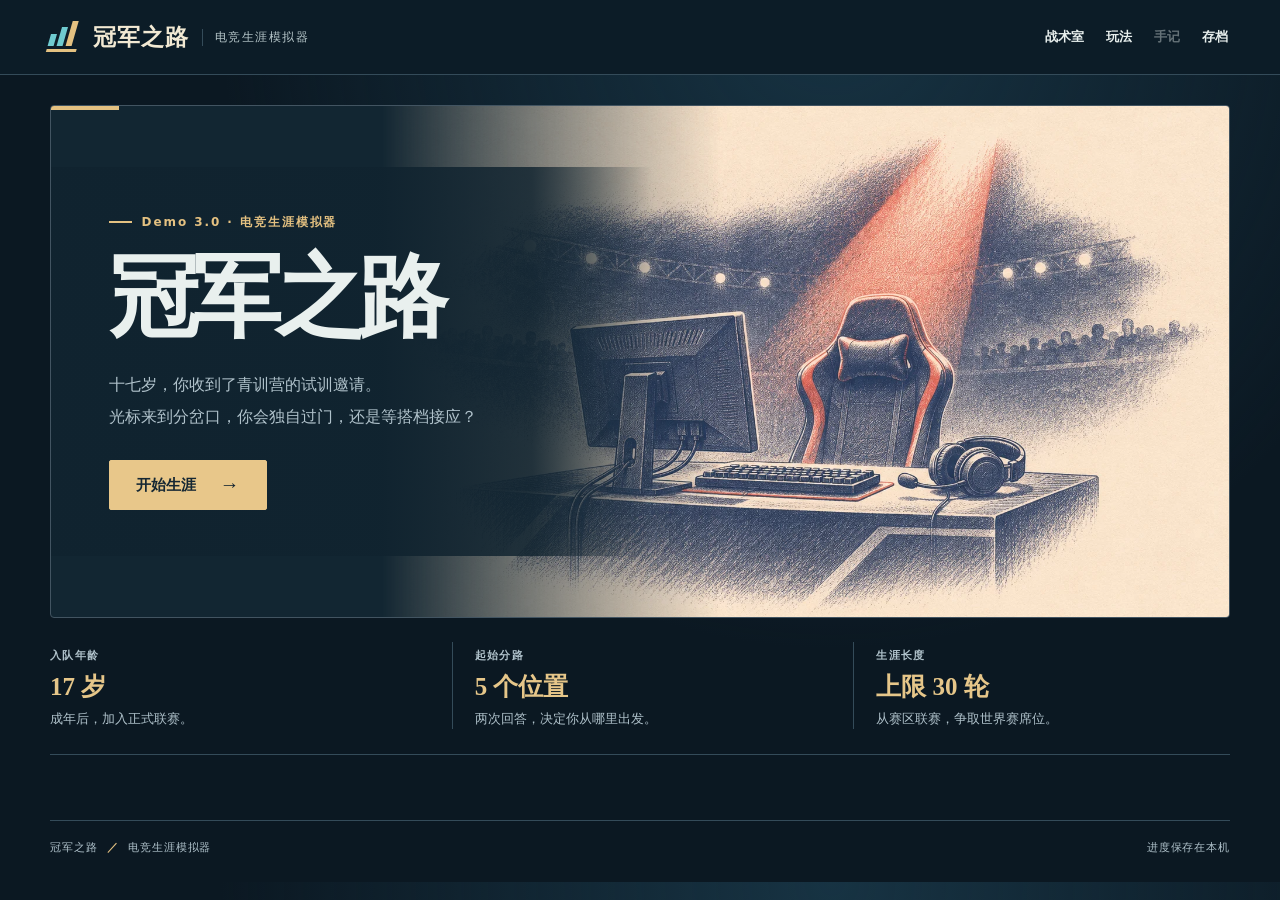
<file: index.html>
<!doctype html>
<html lang="zh-Hans">
<head>
<meta charset="utf-8">
<meta name="viewport" content="width=device-width,initial-scale=1">
<link rel="icon" href="data:image/svg+xml,%3Csvg xmlns='http://www.w3.org/2000/svg' viewBox='0 0 40 40'%3E%3Crect width='40' height='40' rx='8' fill='%2312232f'/%3E%3Cpath d='M6 30l4-11h5l-4 11zm10 0 6-18h5l-6 18z' fill='%237dd5d5'/%3E%3Cpath d='m25 30 8-24h5l-8 24z' fill='%23ecc88a'/%3E%3C/svg%3E">
<meta name="theme-color" content="#101c2a">
<title>冠军之路 Demo 3.0 · 电竞生涯模拟器</title>
<meta name="description" content="十七岁加入青训营，和搭档练习接力，争取赛区与世界赛席位。">
<link rel="stylesheet" href="app-93e7c6ba1164.css">
</head>
<body>
<header class="mast"><div class="mast-inner">
 <div class="brand"><span class="mark" aria-hidden="true"><i></i><i></i><i></i></span><span>冠军之路</span><span class="brand-sub">电竞生涯模拟器</span></div>
 <nav aria-label="游戏工具"><button id="labBtn" class="nav-btn">战术室</button><button id="helpBtn" class="nav-btn">玩法</button><button id="journalBtn" class="nav-btn" disabled>手记</button><button id="fileBtn" class="nav-btn">存档</button></nav>
</div></header>
<main id="app"></main>
<footer><span>冠军之路 <b>／</b> 电竞生涯模拟器</span><span>进度保存在本机</span></footer>
<dialog id="modal"><div class="modal-head"><h2 id="modalTitle"></h2><button id="closeModal" aria-label="关闭窗口">×</button></div><div id="modalBody"></div></dialog>
<input id="loadFile" type="file" accept=".json,application/json" hidden>

<script src="game-c7d6f3fe20f8.js"></script>
</body>
</html>
</file>
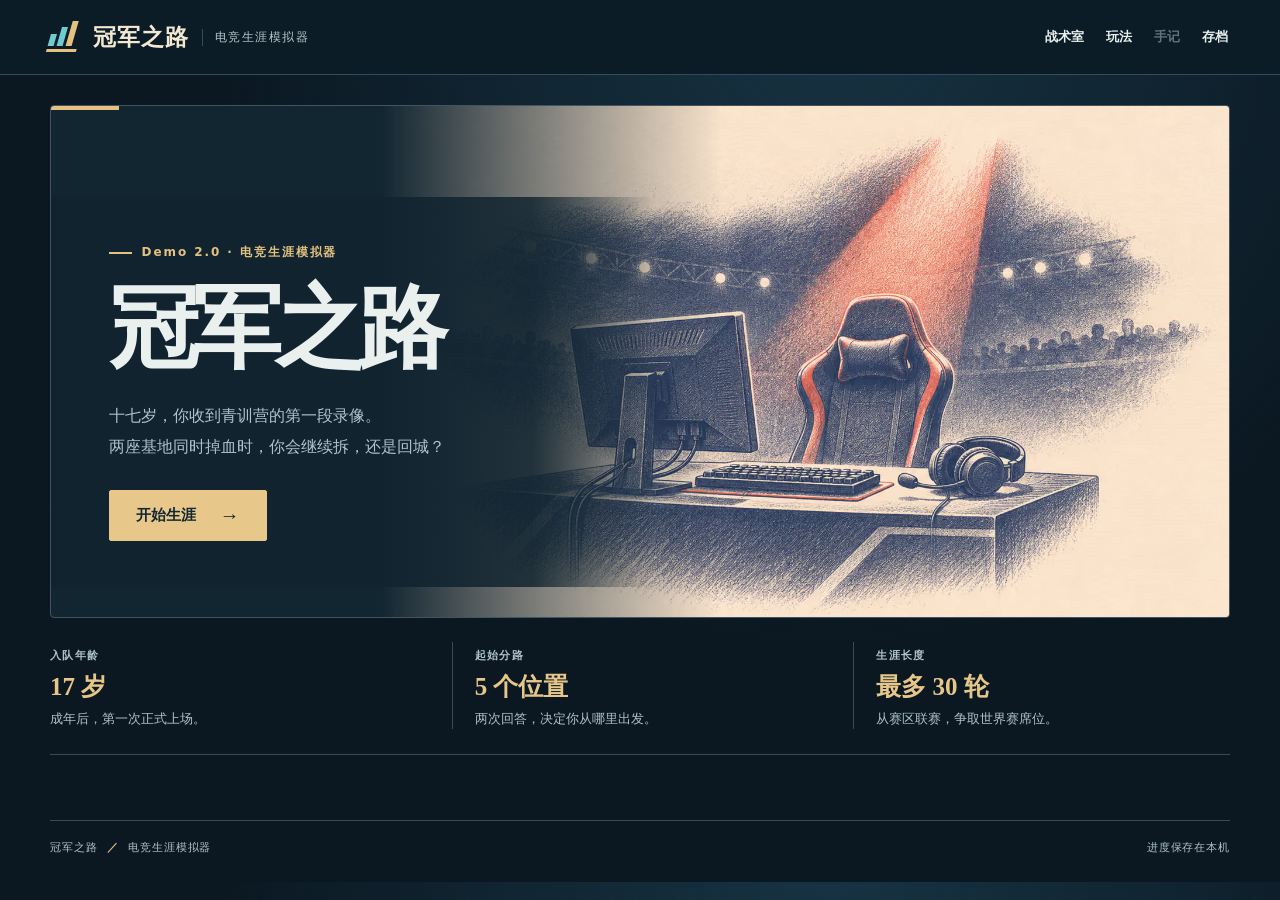
<file: demo2/index.html>
<!doctype html>
<html lang="zh-Hans">
<head>
<meta charset="utf-8">
<meta name="viewport" content="width=device-width,initial-scale=1">
<link rel="icon" href="data:image/svg+xml,%3Csvg xmlns='http://www.w3.org/2000/svg' viewBox='0 0 40 40'%3E%3Crect width='40' height='40' rx='8' fill='%2312232f'/%3E%3Cpath d='M6 30l4-11h5l-4 11zm10 0 6-18h5l-6 18z' fill='%237dd5d5'/%3E%3Cpath d='m25 30 8-24h5l-8 24z' fill='%23ecc88a'/%3E%3C/svg%3E">
<meta name="theme-color" content="#101c2a">
<title>冠军之路 Demo 2.0 · 电竞生涯模拟器</title>
<meta name="description" content="十七岁加入青训，从第一场试训打到世界赛。手机打开即可开始你的电竞生涯。">
<link rel="stylesheet" href="app-93e7c6ba1164.css">
<style>.game-picture{display:contents}</style>
</head>
<body>
<template id="initial-art"><div hidden aria-hidden="true"><picture><source type="image/avif" srcset="media/cover.avif?v=8fdb4dc0c545"><img loading="eager" fetchpriority="high" src="media/cover.webp?v=8fdb4dc0c545" alt=""></picture>
<picture><source type="image/avif" srcset="media/stages-m_rookie.avif?v=4bdd67420d48"><img loading="eager" fetchpriority="low" src="media/stages-m_rookie.webp?v=4bdd67420d48" alt=""></picture>
<picture><source type="image/avif" srcset="media/stages-f_rookie.avif?v=0ed96b142d1e"><img loading="eager" fetchpriority="low" src="media/stages-f_rookie.webp?v=0ed96b142d1e" alt=""></picture></div></template>
<script>{const t=document.getElementById("initial-art");t.replaceWith(t.content);}</script>
<header class="mast"><div class="mast-inner">
 <div class="brand"><span class="mark" aria-hidden="true"><i></i><i></i><i></i></span><span>冠军之路</span><span class="brand-sub">电竞生涯模拟器</span></div>
 <nav aria-label="游戏工具"><button id="labBtn" class="nav-btn">战术室</button><button id="helpBtn" class="nav-btn">玩法</button><button id="journalBtn" class="nav-btn" disabled>手记</button><button id="fileBtn" class="nav-btn">存档</button></nav>
</div></header>
<main id="app"></main>
<footer><span>冠军之路 <b>／</b> 电竞生涯模拟器</span><span>进度保存在本机</span></footer>
<dialog id="modal"><div class="modal-head"><h2 id="modalTitle"></h2><button id="closeModal" aria-label="关闭窗口">×</button></div><div id="modalBody"></div></dialog>
<input id="loadFile" type="file" accept=".json,application/json" hidden>

<script src="game-9449de1b735b.js"></script>
</body>
</html>
</file>
<file: app-93e7c6ba1164.css>
*{box-sizing:border-box}
:root{--ink:#242f46;--muted:#59606a;--red:#a63e2d;--paper:#faf3e6;--line:#c8bcaa;--blue:#28354d;--serif:"Songti SC","Noto Serif CJK SC","STSong","SimSun",serif;--sans:"Microsoft YaHei","PingFang SC",system-ui,sans-serif}
body{margin:0;color:var(--ink);background-color:#f6efdf;background-image:repeating-linear-gradient(11deg,transparent 0 3px,#865d3304 3px 4px),radial-gradient(ellipse at 70% 5%,#fff9ed 0%,transparent 70%);font-family:var(--sans);font-size:15px;line-height:1.65}
button,select,input{font:inherit;color:inherit}
button{cursor:pointer}
button:focus-visible,select:focus-visible,summary:focus-visible{outline:3px solid #bd533d;outline-offset:4px}
button:disabled{opacity:.4;cursor:default}
.mast{border-bottom:1px solid var(--ink)}
.mast-inner,main,footer{max-width:1280px;margin:0 auto;width:calc(100% - 100px)}
.mast-inner{height:74px;display:flex;align-items:center;justify-content:space-between;gap:20px}
.brand,nav{display:flex;align-items:center}
.brand{gap:13px;font: bold 23px var(--serif);letter-spacing:.04em}
.brand-sub{border-left:1px solid var(--line);padding-left:12px;font:12px var(--sans);color:var(--muted);letter-spacing:.13em}
.mark{display:flex;align-items:flex-end;gap:3px;transform:skew(-16deg);width:30px;height:29px;padding-bottom:3px;border-bottom:3px solid var(--red)}
.mark i{width:6px;background:var(--ink);height:12px}.mark i:nth-child(2){height:19px}.mark i:last-child{height:25px;background:var(--red)}
nav{gap:18px}.nav-btn,.text-btn{background:none;border:0;font-weight:600;padding:7px 2px}.nav-btn{font-size:13px}.nav-btn:hover:not(:disabled),.text-btn:hover{color:var(--red)}
main{min-height:calc(100vh - 155px);padding:30px 0 36px}
footer{border-top:1px solid var(--line);padding:18px 0 25px;display:flex;align-items:center;justify-content:space-between;font-size:11px;color:var(--muted);letter-spacing:.08em}footer b{color:var(--red);margin:0 5px}
.hero{position:relative;isolation:isolate;overflow:hidden;border:1px solid #a5947b;min-height:clamp(475px,57vh,660px);display:grid;align-items:center;background:var(--paper)}
.hero:before,.cover-line:before{content:"";position:absolute;z-index:2;top:0;left:0;width:68px;height:4px;background:var(--red)}
.hero-art{position:absolute;inset:0 0 0 auto;width:72%;height:100%;object-fit:cover;object-position:50% 55%;z-index:-1;mix-blend-mode:multiply;mask-image:linear-gradient(90deg,transparent 0%,#000 23%);}
.hero-words{padding:46px clamp(24px,4.5vw,72px);width:51%;position:relative}
.kicker{font-size:12px;font-weight:700;letter-spacing:.16em;color:var(--red);display:flex;align-items:center;gap:10px;margin:0 0 14px}.kicker:before{content:"";height:2px;width:23px;background:currentColor}
h1,h2,h3,p{margin:0}h1,h2,h3{font-family:var(--serif)}
.hero h1{font-size:clamp(62px,7vw,105px);font-weight:900;letter-spacing:-.075em;line-height:1.15;margin:0 0 20px;white-space:nowrap}
.lede{font-size:16px;line-height:1.95;max-width:29em;color:#424950}
.primary,.secondary{display:inline-flex;align-items:center;justify-content:center;gap:24px;padding:12px 20px;border:1px solid var(--red);background:var(--red);color:#fffaf0;font-weight:bold;min-height:46px;border-radius:2px}
.primary:hover{background:#8e3325}.secondary{background:transparent;border-color:var(--line);color:var(--ink)}.secondary:hover{background:#ebe1cf}
.arrow{font:normal 1.3em/1 Georgia,serif}.hero .primary{margin-top:28px;min-width:158px}
.overview{display:grid;grid-template-columns:repeat(3,1fr);border-bottom:1px solid var(--line);padding:24px 0 25px;gap:25px}
.overview>div{border-left:1px solid var(--line);padding-left:22px}.overview>div:first-child{padding-left:0;border:0}
.overview small,.mini{font-size:11px;font-weight:650;letter-spacing:.12em;color:var(--muted)}
.overview strong{display:block;font:700 25px var(--serif);margin:3px 0 5px}.overview p{font-size:13px;color:var(--muted)}
.setup,.ending{position:relative;background:var(--paper);border:1px solid var(--line);padding:clamp(23px,4vw,52px)}
.setup{max-width:970px;margin:0 auto}.setup h1,.ending h1{font-size:clamp(32px,4vw,55px);line-height:1.22}.intro{color:var(--muted);margin-top:8px}
.form-area{display:grid;grid-template-columns:1fr 1.15fr;gap:36px;margin:29px 0}.field-title{font-size:18px;margin-bottom:10px}
.portraits{display:grid;grid-template-columns:1fr 1fr;gap:10px}
.portrait-choice,.origin-choice,.menu-list button{border:1px solid var(--line);background:#fbf6ec;text-align:left;border-radius:2px}
.portrait-choice{overflow:hidden;padding:0 0 7px;text-align:center;font-size:14px;font-weight:bold}.portrait-choice img{width:100%;height:160px;object-fit:cover;object-position:50% 30%;mix-blend-mode:multiply;display:block;margin-bottom:5px}
button[aria-pressed=true]{border:2px solid var(--red);background:#f6e8d7}
.origins{display:grid;gap:7px}.origin-choice{padding:8px 13px;display:flex;justify-content:space-between;align-items:center;gap:6px}.origin-choice small{font-size:11px;color:var(--muted)}.origin-desc{font-size:13px;margin-top:9px;color:var(--muted)}
.action-row{display:flex;align-items:center;justify-content:space-between;gap:15px;margin-top:20px}.action-group{display:flex;gap:10px;flex-wrap:wrap}
.game-top{display:flex;justify-content:space-between;align-items:center;gap:12px;margin-bottom:16px}.chapter-tag{font-size:13px;font-weight:bold;letter-spacing:.12em;color:var(--red)}.round{font-size:13px;color:var(--muted);font-variant-numeric:tabular-nums}
.progress{height:3px;background:#d8cebd;margin-bottom:20px}.progress i{display:block;background:var(--red);height:100%}
.game-grid{display:grid;grid-template-columns:minmax(0,1fr) 270px;gap:22px;align-items:start}
.story,.file-card,.receipt{border:1px solid var(--line);background:var(--paper)}
.scene-head{display:grid;grid-template-columns:1.25fr 1fr;align-items:stretch;min-height:166px;border-bottom:1px solid var(--line);overflow:hidden}
.scene-heading{padding:clamp(18px,2.4vw,33px);align-self:center}
.scene-head h1,.receipt h1{font-size:clamp(27px,3.2vw,46px);letter-spacing:-.045em;line-height:1.24}
.scene-head img{width:100%;height:100%;min-height:155px;max-height:210px;object-fit:cover;mix-blend-mode:multiply;mask-image:linear-gradient(90deg,transparent 0%,#000 13%)}
.scene-head .kicker{margin-bottom:8px}.story-inner,.receipt{padding:clamp(17px,2.4vw,32px)}
.body-copy{font-size:16px;line-height:1.86;white-space:pre-line}.routine{margin:13px 0 0;border-left:2px solid var(--line);padding-left:10px;color:var(--muted);font-size:12px}
.choices{display:grid;gap:9px;margin-top:20px}.choice{display:grid;grid-template-columns:minmax(0,1fr) auto;align-items:center;text-align:left;gap:14px;padding:12px 15px;border:1px solid var(--line);border-left:3px solid #9f9a91;border-radius:2px;background:#fffaf0;min-height:58px}.choice:hover{border-color:var(--red);background:#f8ecdd}.choice strong{display:block;font-size:16px}.choice small{display:block;color:var(--muted);font-size:12px;font-weight:400;margin-top:2px}.choice .odds{font-size:12px;font-weight:700;color:var(--red);white-space:nowrap}.choice .arrow{color:var(--muted)}.chance-detail{font-size:11px!important;color:#736052!important}
.file-card{position:relative;overflow:hidden}.file-title{display:flex;align-items:center;justify-content:space-between;padding:11px 17px;background:var(--blue);color:#fff7e9}.file-title h2{font:700 16px var(--serif)}.file-title span{font-size:12px}
.profile-art{position:relative;height:157px;overflow:hidden;border-bottom:1px solid var(--line);background:linear-gradient(120deg,#eadbc3,#f9f1e4)}.profile-art img{width:100%;height:100%;object-fit:contain;mix-blend-mode:multiply}.badge-team{position:absolute;left:12px;bottom:9px;background:var(--paper);border:1px solid var(--line);padding:2px 6px;font-size:11px}
.file-content{padding:13px 16px 16px}.file-label{font-size:12px;color:var(--muted);margin-bottom:9px}.stats{display:grid;grid-template-columns:1fr 1fr;gap:11px 15px}.stat-label{display:flex;justify-content:space-between;align-items:baseline;gap:8px;font-size:13px}.stat-label b{font:700 18px Georgia,serif}.stat-line{height:4px;margin-top:4px;background:#ded4c4}.stat-line i{display:block;height:100%;background:#475973}.stat:nth-child(4) .stat-line i{background:#a14c37}
.file-link{margin-top:13px;width:100%;background:transparent;border:0;border-top:1px solid var(--line);padding:10px 0 0;text-align:left;font-size:12px;font-weight:bold}
.receipt{border-top:3px solid var(--red);min-height:325px}.receipt h1{margin:6px 0 16px}.receipt .body-copy{margin:12px 0}.delta{display:flex;flex-wrap:wrap;gap:6px}.delta span,.tag{display:inline-block;background:#e8e9dd;padding:3px 8px;color:#384d45;font-size:12px}.delta span.down{background:#f0dfd4;color:#883e32}.resolution{font-size:13px;color:var(--muted);margin:12px 0}.receipt .primary{margin-top:20px}
.ending{display:grid;grid-template-columns:minmax(0,1.4fr) 1fr;gap:30px}.ending-art{width:100%;height:100%;min-height:270px;max-height:520px;object-fit:contain;mix-blend-mode:multiply}.end-lede{margin:15px 0;line-height:1.8;font-size:17px}.end-stats{border-block:1px solid var(--line);display:flex;gap:12px 22px;flex-wrap:wrap;padding:12px 0;margin:19px 0}.end-attributes{margin:0 0 20px}.end-attributes .stats{grid-template-columns:repeat(4,1fr)}.end-stats b{font-weight:700}.end-stats span{font-size:13px}
.timeline{border-left:2px solid var(--line);padding-left:18px;margin:13px 0}.timeline p{margin:11px 0;font-size:13px;color:var(--muted)}.timeline strong{color:var(--ink)}
dialog{max-width:min(640px,calc(100% - 24px));width:620px;max-height:85dvh;overflow:auto;background:var(--paper);color:var(--ink);border:1px solid var(--ink);padding:0;box-shadow:0 14px 60px #20283e30}
dialog::backdrop{background:#17203580}.modal-head{display:flex;justify-content:space-between;align-items:center;padding:12px 21px;border-bottom:1px solid var(--line);position:sticky;top:0;background:var(--paper);z-index:1}.modal-head h2{font-size:22px}.modal-head button{font-size:23px;line-height:1;background:none;border:0;padding:4px 8px}#modalBody{padding:20px}#modalBody p{margin:0 0 12px}#modalBody h3{font-size:18px;margin:16px 0 4px}#modalBody h3:first-child{margin-top:0}
.menu-list{display:grid;gap:8px}.menu-list button{padding:11px 14px}.menu-list button:hover{border-color:var(--red)}.menu-list small{display:block;color:var(--muted)}
.logs{display:grid;gap:10px}.log{border-bottom:1px solid var(--line);padding:0 0 12px}.log summary{cursor:pointer;font-weight:700}.log summary small{font-size:11px;color:var(--red);padding-right:8px}.log p{font-size:14px;margin:6px 0!important}.log .auto{color:var(--muted);font-size:12px}.save-warning{background:#f2d9c5;color:#723725;padding:8px 14px;font-size:13px;border:1px solid #bb8c6a;margin:8px 0}.empty{color:var(--muted)}
@media(max-width:960px){.mast-inner,main,footer{width:calc(100% - 48px)}.game-grid{grid-template-columns:minmax(0,1fr) 211px;gap:14px}.hero-words{width:56%}.form-area{gap:18px}.scene-head{grid-template-columns:1.15fr .8fr}.overview{gap:16px}}
@media(max-width:700px){.mast-inner,main,footer{width:calc(100% - 28px)}.mast-inner{height:60px;gap:9px}.brand{font-size:19px;gap:9px}.brand-sub{display:none}.mark{transform:scale(.85) skew(-16deg);margin-right:-3px}.nav-btn{font-size:12px}nav{gap:11px}main{padding:16px 0 26px}.hero{display:block;min-height:0;padding-top:clamp(190px,56vw,315px)}.hero-art{inset:0 0 auto;width:100%;height:clamp(220px,66vw,360px);object-position:50% 52%;mask-image:linear-gradient(180deg,#000 74%,transparent 100%)}.hero-words{width:100%;padding:10px 22px 27px}.hero h1{font-size:clamp(48px,13vw,75px);margin-bottom:10px}.hero .kicker{margin:0 0 6px}.lede{font-size:14px;max-width:32em}.hero .primary{margin-top:16px}.overview{padding:16px 0;gap:7px}.overview>div{padding-left:9px}.overview strong{font-size:19px}.overview p{font-size:11px}.overview small{font-size:10px}footer{font-size:10px}
.form-area{grid-template-columns:1fr;gap:18px;margin:16px 0}.portrait-choice img{height:99px;object-fit:contain}.action-row{align-items:flex-end}.game-grid{display:flex;flex-direction:column;gap:15px}.game-grid>*{width:100%}.file-card{display:grid;grid-template-columns:95px 1fr}.file-title{grid-column:1/-1;padding:6px 12px}.profile-art{height:auto;min-height:108px;border-bottom:0;border-right:1px solid var(--line)}.file-content{padding:7px 11px}.file-label{margin-bottom:3px}.stats{gap:5px 10px}.file-link{margin-top:7px;padding-top:4px}.game-top{margin-bottom:8px}.progress{margin-bottom:12px}.scene-head{min-height:109px;grid-template-columns:1.3fr .8fr}.scene-head img{min-height:110px;max-height:150px}.scene-head h1{font-size:26px}.scene-heading{padding:15px}.scene-head .kicker{font-size:10px;margin-bottom:5px}.body-copy{font-size:15px}.choices{gap:7px;margin-top:15px}.choice{padding:10px;gap:6px}.choice strong{font-size:15px}.choice small{line-height:1.55}.badge-team{left:3px;bottom:3px;max-width:95%;font-size:10px}.ending{grid-template-columns:1fr;gap:12px}.ending-art{max-height:205px;min-height:0;grid-row:1}.ending .action-group{gap:8px}.primary,.secondary{padding:10px 15px}.round{font-size:12px}.kicker{font-size:11px}}
@media(prefers-reduced-motion:no-preference){button{transition:background-color .14s,border-color .14s}}

.finances,.honors{display:grid;grid-template-columns:1fr 1fr;gap:12px;margin-top:15px;padding-top:11px;border-top:1px solid var(--line)}
.finances small{display:block;color:var(--muted);font-size:11px}.finances b{font:700 21px var(--serif)}.finances em{font:normal 11px var(--sans)}.cashline{font-size:11px;color:var(--muted);margin-top:4px}.honors{margin-top:8px;padding-top:8px;font-size:12px}.honors b{margin-left:5px;color:#805620}
.passage{padding:0 0 12px;margin-bottom:13px;border-bottom:1px solid var(--line);font-size:13px;color:var(--muted);line-height:1.75}.passage b{font-weight:600;color:var(--red);margin-right:10px}
.choice{grid-template-columns:minmax(0,1fr) minmax(60px,auto)}.choice.has-sign{grid-template-columns:38px minmax(0,1fr) minmax(60px,auto);gap:12px}.choice .odds{font-size:18px;align-self:center;text-align:right;line-height:1.1;font-family:Georgia,var(--serif)}.choice .odds small{font:10px var(--sans);color:#776a5b;margin-top:5px}.choice:disabled{opacity:1;color:#6b6b66;border-color:#d8cebd;background:#f3eee4;cursor:default}.choice.chosen{background:#fcf2df;border-color:#ad705a;border-left-color:var(--red);color:var(--ink)}.choice.chosen .odds{color:var(--red)}
.action-sign{width:36px;height:36px;display:grid;place-items:center;border-radius:7px;background:#e6e2d7;color:#34435c;border:1px solid #c1b8a7}.action-sign svg{width:24px;height:24px;fill:none;stroke:currentColor;stroke-linejoin:round;stroke-linecap:round;stroke-width:1.7}.action-sign.flash,.action-sign.arrow{color:#8d5711;background:#f7df9c;border-color:#d8bb75}.action-sign.flash svg,.action-sign.cleanse svg{fill:currentColor;stroke-width:.6}.action-sign.cleanse{background:#cfe3e1;color:#236368;border-color:#9fbab9}.action-sign.contract{background:#efdac5;color:#79533a}
.inline-result{position:relative;margin-top:18px;padding:18px 20px;border-left:3px solid var(--red);background:#f1e5d5;outline:none;display:grid;gap:12px;scroll-margin:12px}.inline-result:has(.result-art){grid-template-columns:minmax(0,1.4fr) minmax(100px,1fr)}.inline-result .kicker{margin:0 0 6px}.inline-result .delta{margin-top:8px}.inline-result .body-copy{font-size:15px}.result-art{width:100%;height:auto;max-height:205px;align-self:center;object-fit:contain;border-radius:2px}.roll-line,.money-result{display:block;font-size:12px;color:#625243;margin-top:6px}.result-next{grid-column:1/-1}.world-win{background:#f8ead0;border-left-color:#b1862d}.end-attributes .finances{max-width:330px}
@media(max-width:700px){.choice.has-sign{grid-template-columns:28px minmax(0,1fr) 56px;gap:7px}.action-sign{width:28px;height:28px;border-radius:5px}.action-sign svg{width:19px;height:19px}.choice .odds{font-size:16px}.inline-result:has(.result-art){grid-template-columns:1fr}.result-art{max-height:170px}.inline-result{padding:13px}.honors,.finances{margin-top:7px;padding-top:7px}.profile-art{align-self:stretch}.finances b{font-size:16px}}
@media(prefers-reduced-motion:no-preference){.inline-result{animation:ink-in .28s ease-out}.choice.chosen .action-sign{animation:stamp-in .25s ease-out}.world-win .result-art{animation:gold-in .55s ease-out}@keyframes ink-in{from{opacity:.2;transform:translateY(-5px)}to{opacity:1;transform:none}}@keyframes stamp-in{from{transform:scale(1.15)}to{transform:scale(1)}}@keyframes gold-in{from{filter:brightness(1.28)}to{filter:brightness(1)}}}
.story-column{min-width:0}.recent-pages{margin:15px 0 0;padding:12px 16px;border-left:2px solid var(--line);color:var(--muted)}.recent-pages h2{font:700 14px var(--serif);margin:0 0 5px;color:var(--ink)}.recent-pages summary{cursor:pointer;font-size:13px}.recent-pages summary small{margin-right:8px;color:var(--red)}.recent-pages p{font-size:13px;padding:5px 0 7px}
.odds-notes{margin-top:10px;color:var(--muted);font-size:12px}.odds-notes summary{cursor:pointer}.odds-notes p{margin:4px 0}.odds-notes b{font-weight:600}
.result-pictures{align-self:center;min-width:0}.result-pictures .result-art{display:block}.result-pictures details{font-size:12px;color:var(--muted);margin-top:5px}.result-pictures summary{cursor:pointer}.rain-panorama{display:block;width:100%;height:auto;margin-top:6px;border-radius:2px}

.live-grid{align-items:start;column-gap:26px}.live-grid .file-card{position:sticky;top:14px;overflow:visible}.file-card{background:#f9f2e5}.career-feed{min-width:0;position:relative;padding-left:20px;border-left:2px solid #c9bba4}.carry,.radio,.next-decision{position:relative}.carry:before,.radio:before,.next-decision:before{position:absolute;content:"";width:9px;height:9px;border:2px solid var(--red);border-radius:50%;background:var(--paper);left:-27px;top:16px}.carry{padding:10px 0 15px;border-bottom:1px solid var(--line)}.carry-meta,.radio-head{display:flex;align-items:center;gap:10px}.carry-meta{justify-content:space-between;color:var(--muted);font-size:11px;margin-bottom:9px}.carry-meta span:first-child{color:var(--red);font-weight:700}.carry-layout{display:grid;grid-template-columns:minmax(0,1fr) minmax(135px,34%);align-items:start;gap:16px}.carry-layout:not(:has(figure,img)){display:block}.carry h2{font:700 clamp(23px,3vw,35px)/1.2 var(--serif);margin-bottom:8px;letter-spacing:-.035em}.carry p{font-size:15px;line-height:1.8}.carry .delta{margin-top:8px}.carry .roll-line{font-size:11px}
.film-print{margin:0;padding:6px;background:#fffaf0;border:1px solid #d4c6ae;box-shadow:0 2px 5px #4a332012;min-width:0}.film-print img{width:100%;height:auto;display:block;aspect-ratio:3/2;object-fit:cover}.film-print figcaption{padding:5px 3px 2px}.film-print figcaption strong{display:block;font:700 14px var(--serif)}.film-print figcaption span{display:block;font-size:11px;line-height:1.5;color:var(--muted)}.frame-link,.skip-play,.pace-link{font-size:12px;font-weight:600;background:none;border:0;color:var(--red);padding:4px 0}.frame-link{margin-top:5px}.legacy-still{width:100%;max-height:170px;object-fit:contain}.radio{padding:13px 0 8px}.radio-head h2{font:700 14px var(--sans)}.onair{width:7px;height:7px;border-radius:50%;background:var(--red)}.skip-play{margin-left:auto}.messages{display:grid;gap:7px;margin-top:8px}.speech{display:flex;align-items:start;gap:10px}.speaker{color:var(--ink);font-size:12px;min-width:40px;font-weight:700;padding-top:3px}.speaker small{display:block;color:var(--muted);font-size:10px;font-weight:normal}.bubble{font-size:13px;background:#ebe6da;border-radius:1px 10px 10px 10px;padding:6px 11px;max-width:92%}.bubble .delta{display:inline-flex;margin-left:6px}.bubble .delta span{padding:0 4px;font-size:10px}.next-decision{padding:15px 20px 18px;margin-top:10px;background:var(--paper);border:1px solid var(--line)}.next-decision:before{left:-28px}.next-decision h1{font-size:clamp(26px,3.2vw,42px);line-height:1.2;letter-spacing:-.045em}.next-decision .kicker{margin-bottom:4px}.decision-copy{display:flex;gap:16px;align-items:center;margin-top:12px}.decision-copy .body-copy{flex:1;min-width:0;font-size:15px;line-height:1.75}.decision-frame{width:min(28%,175px);max-height:115px;object-fit:cover;object-position:center 37%;border:1px solid var(--line)}.next-decision .choices{margin-top:14px}.next-decision.soon,.speech.soon{display:none}.pace-box{display:flex;gap:10px;align-items:center;justify-content:space-between;margin-top:9px;border-top:1px solid var(--line);padding-top:6px}.pace-link{color:var(--muted)}.pace-box button{font-size:12px}
[data-meter]{position:relative;display:inline-block;font-variant-numeric:tabular-nums}.stat-label b,.finances b,.honors span,.cashline,.end-stats span{position:relative}.meter-change{position:absolute;left:100%;top:-5px;color:#246144;background:#ecf5da;font:700 12px var(--sans);border-radius:3px;padding:0 3px;z-index:3;pointer-events:none}.meter-change.negative{background:#f5ddce;color:#9a3a28}.album-grid{display:grid;grid-template-columns:repeat(2,minmax(0,1fr));gap:12px}.album-grid small,.album-count{font-size:12px;color:var(--muted)}.final-desk>.carry{margin:0 0 16px;padding:16px 22px;border:1px solid var(--line);background:var(--paper)}.final-desk>.carry:before{display:none}.final-desk .ending-art{max-height:480px;min-height:0;height:auto;object-fit:contain;align-self:start;mix-blend-mode:normal}.final-desk .carry-layout{grid-template-columns:minmax(0,1fr) minmax(125px,200px)}
@media(min-width:701px){.live-grid .file-card .stats{padding-right:7px}.live-grid .file-content{padding-right:22px}}
@media(max-width:700px){.live-grid{display:flex;gap:8px}.career-feed{padding-left:12px}.carry:before,.radio:before,.next-decision:before{left:-19px;width:7px;height:7px}.next-decision:before{left:-20px}.live-grid .file-card{position:sticky;top:0;z-index:5;order:-1;display:block;background:#f9f2e5;box-shadow:0 2px 4px #55462a18}.live-grid .file-title,.live-grid .profile-art,.live-grid .file-label,.live-grid .honors,.live-grid .cashline,.live-grid .file-link{display:none}.live-grid .file-content{padding:6px 12px}.live-grid .stats{grid-template-columns:repeat(4,minmax(0,1fr));gap:10px}.live-grid .stat-label{font-size:11px;gap:0}.live-grid .stat-label b{font-size:16px}.live-grid .finances{display:flex;gap:12px;border:0;margin:3px 0 0;padding:0}.live-grid .finances div{display:flex;gap:5px;align-items:baseline}.live-grid .finances small{font-size:10px}.live-grid .finances b{font-size:12px}.live-grid .pace-box{position:absolute;right:7px;bottom:5px;border:0;margin:0;padding:0}.live-grid .pace-box button{font-size:10px}.carry-layout{grid-template-columns:minmax(0,1fr) minmax(70px,27%);gap:8px}.film-print{padding:3px}.carry .film-print figcaption span{display:none}.carry .film-print figcaption strong{font-size:10px}.carry p{font-size:14px}.radio{padding:9px 0 3px}.next-decision{padding:13px 12px}.decision-copy{display:block}.decision-frame{display:none}.next-decision h1{font-size:25px}.album-grid{gap:7px}.final-desk .carry-layout{grid-template-columns:1fr 80px}.meter-change{left:auto;right:0;top:-8px;font-size:10px}}
@media(prefers-reduced-motion:no-preference){.carry{animation:folio .36s ease-out}.speech:not(.soon){animation:bubbleIn .3s ease-out}.next-decision:not(.soon){animation:folio .34s ease-out}.meter-change{animation:tally .82s ease-out forwards}.onair{animation:lamp 1.6s ease-in-out infinite}.stat-line i{transition:width .12s linear}@keyframes folio{from{transform:translateY(5px)}to{opacity:1;transform:none}}@keyframes bubbleIn{from{opacity:.66;transform:translateX(-6px)}to{opacity:1;transform:none}}@keyframes tally{0%{opacity:0;transform:translateY(4px)}20%,70%{opacity:1}100%{opacity:0;transform:translateY(-13px)}}@keyframes lamp{50%{opacity:.45}}}

.frame-strip{display:flex;gap:8px;margin:8px 0;flex-wrap:wrap}.frame-strip button{display:flex;align-items:center;gap:5px;background:#f8efdd;border:1px solid var(--line);padding:3px 7px 3px 3px;color:var(--ink);font-size:11px}.frame-strip img{width:45px;height:30px;object-fit:cover}
.photo-extra{color:var(--muted);font-size:11px;margin:4px 2px 0}.photo-extra summary{cursor:pointer}.photo-extra img{margin-top:4px}.progress i{transition:width .3s ease}@media(prefers-reduced-motion:reduce){.progress i{transition:none}}
:root{color-scheme:dark;--ink:#e9f0ee;--muted:#b0c2cb;--line:#344b59;--paper:#142633;--red:#e4c181;--blue:#1b4051;--serif:"Songti SC","Noto Serif CJK SC","SimSun",serif}
body{background:#0b1822;background-image:radial-gradient(ellipse at 65% 0,#173343 0,transparent 52%);color:var(--ink)}
.mast{background:#0c1c27;border-color:var(--line)}.brand{color:#f2e9d3}.brand-sub{color:#b6c6c9}.mark i{background:#6fcbd0}.mast-inner{gap:8px}.nav-btn{min-height:44px}a,.ref-mini{color:#85d6d9}.hero{background:#122632;border-color:#425461;border-radius:4px}.hero-art{mix-blend-mode:normal;mask-image:linear-gradient(90deg,transparent,#000 40%);object-position:60% 48%}.hero-words{background:linear-gradient(90deg,#10232ff5,#10232fd4 80%,transparent)}.hero .lede,.intro,.origin-desc,.body-copy,.end-lede,.choice small,.overview p,.log p{color:var(--muted)}.primary{color:#152733;background:#e8c78a;border-color:#e8c78a}.primary:hover{background:#f1dba8}.secondary:hover,.nav-btn:hover:not(:disabled){color:#f4d89b;background:#213947}.overview{border-color:var(--line)}.overview strong,.honors b{color:#e6c689}
.setup,.ending,.file-card,dialog,.menu-list button,.film-print,.next-decision,.final-desk>.carry{background:#142633;border-color:var(--line);color:var(--ink)}dialog{max-height:88dvh;width:min(680px,94vw);border-radius:8px}dialog::backdrop{background:#040b11bc}.modal-head{background:#152936;border-color:var(--line)}#closeModal{color:var(--ink)}.setup,.ending,.file-card,.next-decision{border-radius:6px}.portrait-choice,.origin-choice,.choice,.log,.frame-strip button{background:#192f3d;border-color:#3b5260;color:var(--ink)}.portrait-choice[aria-pressed=true],.origin-choice[aria-pressed=true],.choice:hover:not(:disabled){background:#284250;border-color:#d7b778;color:#fff4dc}.portrait-choice img,.profile-art img,.ending-art{mix-blend-mode:normal}.profile-art{background:#18303d}.badge-team{background:#112633;color:#e8d2a1}.stat-line,.progress{background:#344952}.stat-line i,.progress i{background:linear-gradient(90deg,#40aeb8,#89dad2)}.file-title,.file-content{background:transparent;color:var(--ink)}.finances{grid-template-columns:repeat(3,minmax(0,1fr));gap:7px}.finances b{font-family:var(--sans);font-size:15px}.file-label,.money-result,.roll-line,.small,.log .auto,.photo-extra{color:var(--muted)}
.career-feed{border-color:#345164}.decision-copy{display:block}.decision-copy .body-copy{font-size:16px;line-height:1.85;color:#d2dfe3;white-space:pre-line}.decision-frame{width:100%;max-height:295px;object-fit:contain;background:#12212a;display:block;margin:12px 0 0}.choice,.choice.has-sign{grid-template-columns:minmax(0,1fr) 18px;gap:12px;border-left:2px solid #427183;border-radius:4px;text-align:left;min-height:54px}.choice.has-sign{grid-template-columns:34px minmax(0,1fr) 18px}.choice .arrow{color:#d4b77e}.action-sign{background:#1c4352;border-color:#456775;color:#93dee0}.action-sign.flash,.action-sign.arrow,.action-sign.contract{background:#4b3f27;color:#efcf88;border-color:#776445}.action-sign.cleanse{background:#1b4d50;color:#a0e7dd;border-color:#387172}.choice:disabled{background:#20323c;border-color:#40505b;color:#bdc9cb}.bubble{background:#203a48}.delta span{background:#20483e;color:#a1e8ba}.delta .down{background:#4e3038;color:#ffbab1}.meter-change{color:#b7f3bb;background:#214d3b}.meter-change.negative{background:#613442;color:#ffdbd1}.careER-feed .film-print{box-shadow:none}.film-print figcaption span{color:#b5c5c9}.finances b,.stat-label b{font-variant-numeric:tabular-nums}.film-print img{object-fit:contain}.archIVE-beat,.archive-beat{padding:10px 0;border-top:1px solid var(--line)}.archive-beat h3{margin-bottom:6px}.archive-beat a{font-size:14px}.route-line,.board-title,.board-key,.lab-roles{display:flex;align-items:center;gap:10px;flex-wrap:wrap}.route-line{justify-content:space-between;font-size:13px;color:#a5dcde;margin-top:7px}.route-line button,.ref-mini,.lab-roles button,.lab-list button,.lab-out button{min-height:44px;border:1px solid var(--line);background:#192e3a;color:#c8e4e4;border-radius:4px;padding:5px 10px}.rift-board{margin:12px 0;background:#10232d;border:1px solid #3d5e67;padding:10px;border-radius:5px}.rift-board svg{width:100%;max-height:320px;display:block}.board-title{justify-content:space-between;margin-bottom:6px}.board-title strong{font-size:15px;color:#edcd8c}.board-title span,.board-key,.rift-board figcaption p{font-size:12px;color:var(--muted)}.board-key{padding-top:6px}.board-key span:nth-child(1){color:#dfbf7c}.board-key span:nth-child(2){color:#72d5de}.board-key span:nth-child(3){color:#f4a2a0}.route-chooser label{display:grid;gap:4px;font-size:13px;color:var(--muted)}.route-search{border:1px solid var(--line);background:#0e212c;border-radius:4px;padding:11px;color:var(--ink);width:100%}.route-cards,.lab-list,.lab-choices{display:grid;gap:8px;margin-top:10px}.route-entry{position:relative;border:1px solid var(--line);background:#192f3d;border-radius:4px}.route-entry .choice{width:100%;border:0}.ref-mini{margin:0 10px 7px;font-size:12px;min-height:36px}.route-entry[hidden]{display:none}.lab-roles .active{color:#142530;background:#e4c181}.lab-list button{display:grid;grid-template-columns:2em minmax(0,1fr);text-align:left;column-gap:10px}.lab-list button span{color:#e2c589}.lab-list button small{grid-column:2;color:var(--muted)}.lab-out{margin:8px 0}.teammates div{display:grid;grid-template-columns:3em 5em 1fr;gap:7px;padding:6px 0;border-bottom:1px solid var(--line)}.teammates small{color:var(--muted)}
@media(max-width:700px){body{font-size:15px}.mast-inner,main,footer{width:calc(100% - 24px)}.mast-inner{height:50px}.brand{font:700 18px var(--serif);gap:6px}.brand-sub{display:none}nav{gap:6px}.nav-btn{font-size:12px}.mast .mark{width:20px;height:20px;gap:2px}.mast .mark i{width:4px}.mast .mark i:last-child{height:18px}.mast .mark i:nth-child(2){height:15px}main{padding-top:12px}.hero{min-height:460px;display:flex;align-items:flex-end}.hero-art{width:100%;height:69%;inset:0 0 auto;object-fit:cover;mask-image:linear-gradient(180deg,#000 65%,transparent)}.hero-words{width:100%;background:none;padding:150px 18px 24px}.hero h1{font-size:50px}.hero .lede{color:#d5e2e4;font-size:15px}.hero .primary{margin-top:16px}.overview{gap:7px;padding:15px 0}.overview div{padding:0 6px}.overview p{font-size:12px}.career-feed{border:0;padding-left:0;width:100%}.carry:before,.radio:before,.next-decision:before{display:none}.live-grid{display:flex;flex-direction:column;align-items:stretch;gap:5px}.live-grid .file-card{background:#112632f7;border-color:#3c5762;box-shadow:0 3px 12px #09121888}.live-grid .file-content{padding:5px 9px}.live-grid .finances{display:flex;gap:10px;padding-right:0}.live-grid .finances div:nth-child(n+4){display:none}.live-grid .finances small{font-size:10px}.live-grid .pace-box{position:static;justify-content:flex-end;gap:9px;border-top:1px solid #2b4351;margin-top:3px}.live-grid .pace-link{padding:2px 3px;min-height:24px;font-size:11px}.live-grid .stat-label b{font-size:16px}.next-decision{padding:14px}.next-decision h1{font-size:26px;letter-spacing:0}.choice,.choice.has-sign{gap:8px;padding:10px 9px}.decision-frame{display:block;width:100%;max-height:260px}.carry-layout,.final-desk .carry-layout{display:flex;flex-direction:column;gap:8px}.carry-layout figure,.carry-layout .legacy-still{width:100%}.carry p,.carry .film-print figcaption strong{font-size:15px}.carry .film-print figcaption span{display:block;font-size:12px}.album-grid{grid-template-columns:1fr}.final-desk>.carry{padding:12px}.route-line button{font-size:12px}.action-sign{width:31px;height:31px}.rift-board{padding:7px}.speaker{min-width:43px}.bubble{font-size:14px}.pace-link:focus-visible,.ref-mini:focus-visible{outline:2px solid #f4ce89}.end-attributes .finances{max-width:100%}footer{gap:6px;letter-spacing:0}.decision-copy .body-copy{font-size:16px}}
@media(max-width:350px){.mast-inner,main,footer{width:calc(100% - 16px)}nav{gap:3px}.brand{font-size:16px}.next-decision{padding:10px}.live-grid .stats{gap:5px}.hero h1{font-size:43px}}
</file>
<file: demo2/app-93e7c6ba1164.css>
*{box-sizing:border-box}
:root{--ink:#242f46;--muted:#59606a;--red:#a63e2d;--paper:#faf3e6;--line:#c8bcaa;--blue:#28354d;--serif:"Songti SC","Noto Serif CJK SC","STSong","SimSun",serif;--sans:"Microsoft YaHei","PingFang SC",system-ui,sans-serif}
body{margin:0;color:var(--ink);background-color:#f6efdf;background-image:repeating-linear-gradient(11deg,transparent 0 3px,#865d3304 3px 4px),radial-gradient(ellipse at 70% 5%,#fff9ed 0%,transparent 70%);font-family:var(--sans);font-size:15px;line-height:1.65}
button,select,input{font:inherit;color:inherit}
button{cursor:pointer}
button:focus-visible,select:focus-visible,summary:focus-visible{outline:3px solid #bd533d;outline-offset:4px}
button:disabled{opacity:.4;cursor:default}
.mast{border-bottom:1px solid var(--ink)}
.mast-inner,main,footer{max-width:1280px;margin:0 auto;width:calc(100% - 100px)}
.mast-inner{height:74px;display:flex;align-items:center;justify-content:space-between;gap:20px}
.brand,nav{display:flex;align-items:center}
.brand{gap:13px;font: bold 23px var(--serif);letter-spacing:.04em}
.brand-sub{border-left:1px solid var(--line);padding-left:12px;font:12px var(--sans);color:var(--muted);letter-spacing:.13em}
.mark{display:flex;align-items:flex-end;gap:3px;transform:skew(-16deg);width:30px;height:29px;padding-bottom:3px;border-bottom:3px solid var(--red)}
.mark i{width:6px;background:var(--ink);height:12px}.mark i:nth-child(2){height:19px}.mark i:last-child{height:25px;background:var(--red)}
nav{gap:18px}.nav-btn,.text-btn{background:none;border:0;font-weight:600;padding:7px 2px}.nav-btn{font-size:13px}.nav-btn:hover:not(:disabled),.text-btn:hover{color:var(--red)}
main{min-height:calc(100vh - 155px);padding:30px 0 36px}
footer{border-top:1px solid var(--line);padding:18px 0 25px;display:flex;align-items:center;justify-content:space-between;font-size:11px;color:var(--muted);letter-spacing:.08em}footer b{color:var(--red);margin:0 5px}
.hero{position:relative;isolation:isolate;overflow:hidden;border:1px solid #a5947b;min-height:clamp(475px,57vh,660px);display:grid;align-items:center;background:var(--paper)}
.hero:before,.cover-line:before{content:"";position:absolute;z-index:2;top:0;left:0;width:68px;height:4px;background:var(--red)}
.hero-art{position:absolute;inset:0 0 0 auto;width:72%;height:100%;object-fit:cover;object-position:50% 55%;z-index:-1;mix-blend-mode:multiply;mask-image:linear-gradient(90deg,transparent 0%,#000 23%);}
.hero-words{padding:46px clamp(24px,4.5vw,72px);width:51%;position:relative}
.kicker{font-size:12px;font-weight:700;letter-spacing:.16em;color:var(--red);display:flex;align-items:center;gap:10px;margin:0 0 14px}.kicker:before{content:"";height:2px;width:23px;background:currentColor}
h1,h2,h3,p{margin:0}h1,h2,h3{font-family:var(--serif)}
.hero h1{font-size:clamp(62px,7vw,105px);font-weight:900;letter-spacing:-.075em;line-height:1.15;margin:0 0 20px;white-space:nowrap}
.lede{font-size:16px;line-height:1.95;max-width:29em;color:#424950}
.primary,.secondary{display:inline-flex;align-items:center;justify-content:center;gap:24px;padding:12px 20px;border:1px solid var(--red);background:var(--red);color:#fffaf0;font-weight:bold;min-height:46px;border-radius:2px}
.primary:hover{background:#8e3325}.secondary{background:transparent;border-color:var(--line);color:var(--ink)}.secondary:hover{background:#ebe1cf}
.arrow{font:normal 1.3em/1 Georgia,serif}.hero .primary{margin-top:28px;min-width:158px}
.overview{display:grid;grid-template-columns:repeat(3,1fr);border-bottom:1px solid var(--line);padding:24px 0 25px;gap:25px}
.overview>div{border-left:1px solid var(--line);padding-left:22px}.overview>div:first-child{padding-left:0;border:0}
.overview small,.mini{font-size:11px;font-weight:650;letter-spacing:.12em;color:var(--muted)}
.overview strong{display:block;font:700 25px var(--serif);margin:3px 0 5px}.overview p{font-size:13px;color:var(--muted)}
.setup,.ending{position:relative;background:var(--paper);border:1px solid var(--line);padding:clamp(23px,4vw,52px)}
.setup{max-width:970px;margin:0 auto}.setup h1,.ending h1{font-size:clamp(32px,4vw,55px);line-height:1.22}.intro{color:var(--muted);margin-top:8px}
.form-area{display:grid;grid-template-columns:1fr 1.15fr;gap:36px;margin:29px 0}.field-title{font-size:18px;margin-bottom:10px}
.portraits{display:grid;grid-template-columns:1fr 1fr;gap:10px}
.portrait-choice,.origin-choice,.menu-list button{border:1px solid var(--line);background:#fbf6ec;text-align:left;border-radius:2px}
.portrait-choice{overflow:hidden;padding:0 0 7px;text-align:center;font-size:14px;font-weight:bold}.portrait-choice img{width:100%;height:160px;object-fit:cover;object-position:50% 30%;mix-blend-mode:multiply;display:block;margin-bottom:5px}
button[aria-pressed=true]{border:2px solid var(--red);background:#f6e8d7}
.origins{display:grid;gap:7px}.origin-choice{padding:8px 13px;display:flex;justify-content:space-between;align-items:center;gap:6px}.origin-choice small{font-size:11px;color:var(--muted)}.origin-desc{font-size:13px;margin-top:9px;color:var(--muted)}
.action-row{display:flex;align-items:center;justify-content:space-between;gap:15px;margin-top:20px}.action-group{display:flex;gap:10px;flex-wrap:wrap}
.game-top{display:flex;justify-content:space-between;align-items:center;gap:12px;margin-bottom:16px}.chapter-tag{font-size:13px;font-weight:bold;letter-spacing:.12em;color:var(--red)}.round{font-size:13px;color:var(--muted);font-variant-numeric:tabular-nums}
.progress{height:3px;background:#d8cebd;margin-bottom:20px}.progress i{display:block;background:var(--red);height:100%}
.game-grid{display:grid;grid-template-columns:minmax(0,1fr) 270px;gap:22px;align-items:start}
.story,.file-card,.receipt{border:1px solid var(--line);background:var(--paper)}
.scene-head{display:grid;grid-template-columns:1.25fr 1fr;align-items:stretch;min-height:166px;border-bottom:1px solid var(--line);overflow:hidden}
.scene-heading{padding:clamp(18px,2.4vw,33px);align-self:center}
.scene-head h1,.receipt h1{font-size:clamp(27px,3.2vw,46px);letter-spacing:-.045em;line-height:1.24}
.scene-head img{width:100%;height:100%;min-height:155px;max-height:210px;object-fit:cover;mix-blend-mode:multiply;mask-image:linear-gradient(90deg,transparent 0%,#000 13%)}
.scene-head .kicker{margin-bottom:8px}.story-inner,.receipt{padding:clamp(17px,2.4vw,32px)}
.body-copy{font-size:16px;line-height:1.86;white-space:pre-line}.routine{margin:13px 0 0;border-left:2px solid var(--line);padding-left:10px;color:var(--muted);font-size:12px}
.choices{display:grid;gap:9px;margin-top:20px}.choice{display:grid;grid-template-columns:minmax(0,1fr) auto;align-items:center;text-align:left;gap:14px;padding:12px 15px;border:1px solid var(--line);border-left:3px solid #9f9a91;border-radius:2px;background:#fffaf0;min-height:58px}.choice:hover{border-color:var(--red);background:#f8ecdd}.choice strong{display:block;font-size:16px}.choice small{display:block;color:var(--muted);font-size:12px;font-weight:400;margin-top:2px}.choice .odds{font-size:12px;font-weight:700;color:var(--red);white-space:nowrap}.choice .arrow{color:var(--muted)}.chance-detail{font-size:11px!important;color:#736052!important}
.file-card{position:relative;overflow:hidden}.file-title{display:flex;align-items:center;justify-content:space-between;padding:11px 17px;background:var(--blue);color:#fff7e9}.file-title h2{font:700 16px var(--serif)}.file-title span{font-size:12px}
.profile-art{position:relative;height:157px;overflow:hidden;border-bottom:1px solid var(--line);background:linear-gradient(120deg,#eadbc3,#f9f1e4)}.profile-art img{width:100%;height:100%;object-fit:contain;mix-blend-mode:multiply}.badge-team{position:absolute;left:12px;bottom:9px;background:var(--paper);border:1px solid var(--line);padding:2px 6px;font-size:11px}
.file-content{padding:13px 16px 16px}.file-label{font-size:12px;color:var(--muted);margin-bottom:9px}.stats{display:grid;grid-template-columns:1fr 1fr;gap:11px 15px}.stat-label{display:flex;justify-content:space-between;align-items:baseline;gap:8px;font-size:13px}.stat-label b{font:700 18px Georgia,serif}.stat-line{height:4px;margin-top:4px;background:#ded4c4}.stat-line i{display:block;height:100%;background:#475973}.stat:nth-child(4) .stat-line i{background:#a14c37}
.file-link{margin-top:13px;width:100%;background:transparent;border:0;border-top:1px solid var(--line);padding:10px 0 0;text-align:left;font-size:12px;font-weight:bold}
.receipt{border-top:3px solid var(--red);min-height:325px}.receipt h1{margin:6px 0 16px}.receipt .body-copy{margin:12px 0}.delta{display:flex;flex-wrap:wrap;gap:6px}.delta span,.tag{display:inline-block;background:#e8e9dd;padding:3px 8px;color:#384d45;font-size:12px}.delta span.down{background:#f0dfd4;color:#883e32}.resolution{font-size:13px;color:var(--muted);margin:12px 0}.receipt .primary{margin-top:20px}
.ending{display:grid;grid-template-columns:minmax(0,1.4fr) 1fr;gap:30px}.ending-art{width:100%;height:100%;min-height:270px;max-height:520px;object-fit:contain;mix-blend-mode:multiply}.end-lede{margin:15px 0;line-height:1.8;font-size:17px}.end-stats{border-block:1px solid var(--line);display:flex;gap:12px 22px;flex-wrap:wrap;padding:12px 0;margin:19px 0}.end-attributes{margin:0 0 20px}.end-attributes .stats{grid-template-columns:repeat(4,1fr)}.end-stats b{font-weight:700}.end-stats span{font-size:13px}
.timeline{border-left:2px solid var(--line);padding-left:18px;margin:13px 0}.timeline p{margin:11px 0;font-size:13px;color:var(--muted)}.timeline strong{color:var(--ink)}
dialog{max-width:min(640px,calc(100% - 24px));width:620px;max-height:85dvh;overflow:auto;background:var(--paper);color:var(--ink);border:1px solid var(--ink);padding:0;box-shadow:0 14px 60px #20283e30}
dialog::backdrop{background:#17203580}.modal-head{display:flex;justify-content:space-between;align-items:center;padding:12px 21px;border-bottom:1px solid var(--line);position:sticky;top:0;background:var(--paper);z-index:1}.modal-head h2{font-size:22px}.modal-head button{font-size:23px;line-height:1;background:none;border:0;padding:4px 8px}#modalBody{padding:20px}#modalBody p{margin:0 0 12px}#modalBody h3{font-size:18px;margin:16px 0 4px}#modalBody h3:first-child{margin-top:0}
.menu-list{display:grid;gap:8px}.menu-list button{padding:11px 14px}.menu-list button:hover{border-color:var(--red)}.menu-list small{display:block;color:var(--muted)}
.logs{display:grid;gap:10px}.log{border-bottom:1px solid var(--line);padding:0 0 12px}.log summary{cursor:pointer;font-weight:700}.log summary small{font-size:11px;color:var(--red);padding-right:8px}.log p{font-size:14px;margin:6px 0!important}.log .auto{color:var(--muted);font-size:12px}.save-warning{background:#f2d9c5;color:#723725;padding:8px 14px;font-size:13px;border:1px solid #bb8c6a;margin:8px 0}.empty{color:var(--muted)}
@media(max-width:960px){.mast-inner,main,footer{width:calc(100% - 48px)}.game-grid{grid-template-columns:minmax(0,1fr) 211px;gap:14px}.hero-words{width:56%}.form-area{gap:18px}.scene-head{grid-template-columns:1.15fr .8fr}.overview{gap:16px}}
@media(max-width:700px){.mast-inner,main,footer{width:calc(100% - 28px)}.mast-inner{height:60px;gap:9px}.brand{font-size:19px;gap:9px}.brand-sub{display:none}.mark{transform:scale(.85) skew(-16deg);margin-right:-3px}.nav-btn{font-size:12px}nav{gap:11px}main{padding:16px 0 26px}.hero{display:block;min-height:0;padding-top:clamp(190px,56vw,315px)}.hero-art{inset:0 0 auto;width:100%;height:clamp(220px,66vw,360px);object-position:50% 52%;mask-image:linear-gradient(180deg,#000 74%,transparent 100%)}.hero-words{width:100%;padding:10px 22px 27px}.hero h1{font-size:clamp(48px,13vw,75px);margin-bottom:10px}.hero .kicker{margin:0 0 6px}.lede{font-size:14px;max-width:32em}.hero .primary{margin-top:16px}.overview{padding:16px 0;gap:7px}.overview>div{padding-left:9px}.overview strong{font-size:19px}.overview p{font-size:11px}.overview small{font-size:10px}footer{font-size:10px}
.form-area{grid-template-columns:1fr;gap:18px;margin:16px 0}.portrait-choice img{height:99px;object-fit:contain}.action-row{align-items:flex-end}.game-grid{display:flex;flex-direction:column;gap:15px}.game-grid>*{width:100%}.file-card{display:grid;grid-template-columns:95px 1fr}.file-title{grid-column:1/-1;padding:6px 12px}.profile-art{height:auto;min-height:108px;border-bottom:0;border-right:1px solid var(--line)}.file-content{padding:7px 11px}.file-label{margin-bottom:3px}.stats{gap:5px 10px}.file-link{margin-top:7px;padding-top:4px}.game-top{margin-bottom:8px}.progress{margin-bottom:12px}.scene-head{min-height:109px;grid-template-columns:1.3fr .8fr}.scene-head img{min-height:110px;max-height:150px}.scene-head h1{font-size:26px}.scene-heading{padding:15px}.scene-head .kicker{font-size:10px;margin-bottom:5px}.body-copy{font-size:15px}.choices{gap:7px;margin-top:15px}.choice{padding:10px;gap:6px}.choice strong{font-size:15px}.choice small{line-height:1.55}.badge-team{left:3px;bottom:3px;max-width:95%;font-size:10px}.ending{grid-template-columns:1fr;gap:12px}.ending-art{max-height:205px;min-height:0;grid-row:1}.ending .action-group{gap:8px}.primary,.secondary{padding:10px 15px}.round{font-size:12px}.kicker{font-size:11px}}
@media(prefers-reduced-motion:no-preference){button{transition:background-color .14s,border-color .14s}}

.finances,.honors{display:grid;grid-template-columns:1fr 1fr;gap:12px;margin-top:15px;padding-top:11px;border-top:1px solid var(--line)}
.finances small{display:block;color:var(--muted);font-size:11px}.finances b{font:700 21px var(--serif)}.finances em{font:normal 11px var(--sans)}.cashline{font-size:11px;color:var(--muted);margin-top:4px}.honors{margin-top:8px;padding-top:8px;font-size:12px}.honors b{margin-left:5px;color:#805620}
.passage{padding:0 0 12px;margin-bottom:13px;border-bottom:1px solid var(--line);font-size:13px;color:var(--muted);line-height:1.75}.passage b{font-weight:600;color:var(--red);margin-right:10px}
.choice{grid-template-columns:minmax(0,1fr) minmax(60px,auto)}.choice.has-sign{grid-template-columns:38px minmax(0,1fr) minmax(60px,auto);gap:12px}.choice .odds{font-size:18px;align-self:center;text-align:right;line-height:1.1;font-family:Georgia,var(--serif)}.choice .odds small{font:10px var(--sans);color:#776a5b;margin-top:5px}.choice:disabled{opacity:1;color:#6b6b66;border-color:#d8cebd;background:#f3eee4;cursor:default}.choice.chosen{background:#fcf2df;border-color:#ad705a;border-left-color:var(--red);color:var(--ink)}.choice.chosen .odds{color:var(--red)}
.action-sign{width:36px;height:36px;display:grid;place-items:center;border-radius:7px;background:#e6e2d7;color:#34435c;border:1px solid #c1b8a7}.action-sign svg{width:24px;height:24px;fill:none;stroke:currentColor;stroke-linejoin:round;stroke-linecap:round;stroke-width:1.7}.action-sign.flash,.action-sign.arrow{color:#8d5711;background:#f7df9c;border-color:#d8bb75}.action-sign.flash svg,.action-sign.cleanse svg{fill:currentColor;stroke-width:.6}.action-sign.cleanse{background:#cfe3e1;color:#236368;border-color:#9fbab9}.action-sign.contract{background:#efdac5;color:#79533a}
.inline-result{position:relative;margin-top:18px;padding:18px 20px;border-left:3px solid var(--red);background:#f1e5d5;outline:none;display:grid;gap:12px;scroll-margin:12px}.inline-result:has(.result-art){grid-template-columns:minmax(0,1.4fr) minmax(100px,1fr)}.inline-result .kicker{margin:0 0 6px}.inline-result .delta{margin-top:8px}.inline-result .body-copy{font-size:15px}.result-art{width:100%;height:auto;max-height:205px;align-self:center;object-fit:contain;border-radius:2px}.roll-line,.money-result{display:block;font-size:12px;color:#625243;margin-top:6px}.result-next{grid-column:1/-1}.world-win{background:#f8ead0;border-left-color:#b1862d}.end-attributes .finances{max-width:330px}
@media(max-width:700px){.choice.has-sign{grid-template-columns:28px minmax(0,1fr) 56px;gap:7px}.action-sign{width:28px;height:28px;border-radius:5px}.action-sign svg{width:19px;height:19px}.choice .odds{font-size:16px}.inline-result:has(.result-art){grid-template-columns:1fr}.result-art{max-height:170px}.inline-result{padding:13px}.honors,.finances{margin-top:7px;padding-top:7px}.profile-art{align-self:stretch}.finances b{font-size:16px}}
@media(prefers-reduced-motion:no-preference){.inline-result{animation:ink-in .28s ease-out}.choice.chosen .action-sign{animation:stamp-in .25s ease-out}.world-win .result-art{animation:gold-in .55s ease-out}@keyframes ink-in{from{opacity:.2;transform:translateY(-5px)}to{opacity:1;transform:none}}@keyframes stamp-in{from{transform:scale(1.15)}to{transform:scale(1)}}@keyframes gold-in{from{filter:brightness(1.28)}to{filter:brightness(1)}}}
.story-column{min-width:0}.recent-pages{margin:15px 0 0;padding:12px 16px;border-left:2px solid var(--line);color:var(--muted)}.recent-pages h2{font:700 14px var(--serif);margin:0 0 5px;color:var(--ink)}.recent-pages summary{cursor:pointer;font-size:13px}.recent-pages summary small{margin-right:8px;color:var(--red)}.recent-pages p{font-size:13px;padding:5px 0 7px}
.odds-notes{margin-top:10px;color:var(--muted);font-size:12px}.odds-notes summary{cursor:pointer}.odds-notes p{margin:4px 0}.odds-notes b{font-weight:600}
.result-pictures{align-self:center;min-width:0}.result-pictures .result-art{display:block}.result-pictures details{font-size:12px;color:var(--muted);margin-top:5px}.result-pictures summary{cursor:pointer}.rain-panorama{display:block;width:100%;height:auto;margin-top:6px;border-radius:2px}

.live-grid{align-items:start;column-gap:26px}.live-grid .file-card{position:sticky;top:14px;overflow:visible}.file-card{background:#f9f2e5}.career-feed{min-width:0;position:relative;padding-left:20px;border-left:2px solid #c9bba4}.carry,.radio,.next-decision{position:relative}.carry:before,.radio:before,.next-decision:before{position:absolute;content:"";width:9px;height:9px;border:2px solid var(--red);border-radius:50%;background:var(--paper);left:-27px;top:16px}.carry{padding:10px 0 15px;border-bottom:1px solid var(--line)}.carry-meta,.radio-head{display:flex;align-items:center;gap:10px}.carry-meta{justify-content:space-between;color:var(--muted);font-size:11px;margin-bottom:9px}.carry-meta span:first-child{color:var(--red);font-weight:700}.carry-layout{display:grid;grid-template-columns:minmax(0,1fr) minmax(135px,34%);align-items:start;gap:16px}.carry-layout:not(:has(figure,img)){display:block}.carry h2{font:700 clamp(23px,3vw,35px)/1.2 var(--serif);margin-bottom:8px;letter-spacing:-.035em}.carry p{font-size:15px;line-height:1.8}.carry .delta{margin-top:8px}.carry .roll-line{font-size:11px}
.film-print{margin:0;padding:6px;background:#fffaf0;border:1px solid #d4c6ae;box-shadow:0 2px 5px #4a332012;min-width:0}.film-print img{width:100%;height:auto;display:block;aspect-ratio:3/2;object-fit:cover}.film-print figcaption{padding:5px 3px 2px}.film-print figcaption strong{display:block;font:700 14px var(--serif)}.film-print figcaption span{display:block;font-size:11px;line-height:1.5;color:var(--muted)}.frame-link,.skip-play,.pace-link{font-size:12px;font-weight:600;background:none;border:0;color:var(--red);padding:4px 0}.frame-link{margin-top:5px}.legacy-still{width:100%;max-height:170px;object-fit:contain}.radio{padding:13px 0 8px}.radio-head h2{font:700 14px var(--sans)}.onair{width:7px;height:7px;border-radius:50%;background:var(--red)}.skip-play{margin-left:auto}.messages{display:grid;gap:7px;margin-top:8px}.speech{display:flex;align-items:start;gap:10px}.speaker{color:var(--ink);font-size:12px;min-width:40px;font-weight:700;padding-top:3px}.speaker small{display:block;color:var(--muted);font-size:10px;font-weight:normal}.bubble{font-size:13px;background:#ebe6da;border-radius:1px 10px 10px 10px;padding:6px 11px;max-width:92%}.bubble .delta{display:inline-flex;margin-left:6px}.bubble .delta span{padding:0 4px;font-size:10px}.next-decision{padding:15px 20px 18px;margin-top:10px;background:var(--paper);border:1px solid var(--line)}.next-decision:before{left:-28px}.next-decision h1{font-size:clamp(26px,3.2vw,42px);line-height:1.2;letter-spacing:-.045em}.next-decision .kicker{margin-bottom:4px}.decision-copy{display:flex;gap:16px;align-items:center;margin-top:12px}.decision-copy .body-copy{flex:1;min-width:0;font-size:15px;line-height:1.75}.decision-frame{width:min(28%,175px);max-height:115px;object-fit:cover;object-position:center 37%;border:1px solid var(--line)}.next-decision .choices{margin-top:14px}.next-decision.soon,.speech.soon{display:none}.pace-box{display:flex;gap:10px;align-items:center;justify-content:space-between;margin-top:9px;border-top:1px solid var(--line);padding-top:6px}.pace-link{color:var(--muted)}.pace-box button{font-size:12px}
[data-meter]{position:relative;display:inline-block;font-variant-numeric:tabular-nums}.stat-label b,.finances b,.honors span,.cashline,.end-stats span{position:relative}.meter-change{position:absolute;left:100%;top:-5px;color:#246144;background:#ecf5da;font:700 12px var(--sans);border-radius:3px;padding:0 3px;z-index:3;pointer-events:none}.meter-change.negative{background:#f5ddce;color:#9a3a28}.album-grid{display:grid;grid-template-columns:repeat(2,minmax(0,1fr));gap:12px}.album-grid small,.album-count{font-size:12px;color:var(--muted)}.final-desk>.carry{margin:0 0 16px;padding:16px 22px;border:1px solid var(--line);background:var(--paper)}.final-desk>.carry:before{display:none}.final-desk .ending-art{max-height:480px;min-height:0;height:auto;object-fit:contain;align-self:start;mix-blend-mode:normal}.final-desk .carry-layout{grid-template-columns:minmax(0,1fr) minmax(125px,200px)}
@media(min-width:701px){.live-grid .file-card .stats{padding-right:7px}.live-grid .file-content{padding-right:22px}}
@media(max-width:700px){.live-grid{display:flex;gap:8px}.career-feed{padding-left:12px}.carry:before,.radio:before,.next-decision:before{left:-19px;width:7px;height:7px}.next-decision:before{left:-20px}.live-grid .file-card{position:sticky;top:0;z-index:5;order:-1;display:block;background:#f9f2e5;box-shadow:0 2px 4px #55462a18}.live-grid .file-title,.live-grid .profile-art,.live-grid .file-label,.live-grid .honors,.live-grid .cashline,.live-grid .file-link{display:none}.live-grid .file-content{padding:6px 12px}.live-grid .stats{grid-template-columns:repeat(4,minmax(0,1fr));gap:10px}.live-grid .stat-label{font-size:11px;gap:0}.live-grid .stat-label b{font-size:16px}.live-grid .finances{display:flex;gap:12px;border:0;margin:3px 0 0;padding:0}.live-grid .finances div{display:flex;gap:5px;align-items:baseline}.live-grid .finances small{font-size:10px}.live-grid .finances b{font-size:12px}.live-grid .pace-box{position:absolute;right:7px;bottom:5px;border:0;margin:0;padding:0}.live-grid .pace-box button{font-size:10px}.carry-layout{grid-template-columns:minmax(0,1fr) minmax(70px,27%);gap:8px}.film-print{padding:3px}.carry .film-print figcaption span{display:none}.carry .film-print figcaption strong{font-size:10px}.carry p{font-size:14px}.radio{padding:9px 0 3px}.next-decision{padding:13px 12px}.decision-copy{display:block}.decision-frame{display:none}.next-decision h1{font-size:25px}.album-grid{gap:7px}.final-desk .carry-layout{grid-template-columns:1fr 80px}.meter-change{left:auto;right:0;top:-8px;font-size:10px}}
@media(prefers-reduced-motion:no-preference){.carry{animation:folio .36s ease-out}.speech:not(.soon){animation:bubbleIn .3s ease-out}.next-decision:not(.soon){animation:folio .34s ease-out}.meter-change{animation:tally .82s ease-out forwards}.onair{animation:lamp 1.6s ease-in-out infinite}.stat-line i{transition:width .12s linear}@keyframes folio{from{transform:translateY(5px)}to{opacity:1;transform:none}}@keyframes bubbleIn{from{opacity:.66;transform:translateX(-6px)}to{opacity:1;transform:none}}@keyframes tally{0%{opacity:0;transform:translateY(4px)}20%,70%{opacity:1}100%{opacity:0;transform:translateY(-13px)}}@keyframes lamp{50%{opacity:.45}}}

.frame-strip{display:flex;gap:8px;margin:8px 0;flex-wrap:wrap}.frame-strip button{display:flex;align-items:center;gap:5px;background:#f8efdd;border:1px solid var(--line);padding:3px 7px 3px 3px;color:var(--ink);font-size:11px}.frame-strip img{width:45px;height:30px;object-fit:cover}
.photo-extra{color:var(--muted);font-size:11px;margin:4px 2px 0}.photo-extra summary{cursor:pointer}.photo-extra img{margin-top:4px}.progress i{transition:width .3s ease}@media(prefers-reduced-motion:reduce){.progress i{transition:none}}
:root{color-scheme:dark;--ink:#e9f0ee;--muted:#b0c2cb;--line:#344b59;--paper:#142633;--red:#e4c181;--blue:#1b4051;--serif:"Songti SC","Noto Serif CJK SC","SimSun",serif}
body{background:#0b1822;background-image:radial-gradient(ellipse at 65% 0,#173343 0,transparent 52%);color:var(--ink)}
.mast{background:#0c1c27;border-color:var(--line)}.brand{color:#f2e9d3}.brand-sub{color:#b6c6c9}.mark i{background:#6fcbd0}.mast-inner{gap:8px}.nav-btn{min-height:44px}a,.ref-mini{color:#85d6d9}.hero{background:#122632;border-color:#425461;border-radius:4px}.hero-art{mix-blend-mode:normal;mask-image:linear-gradient(90deg,transparent,#000 40%);object-position:60% 48%}.hero-words{background:linear-gradient(90deg,#10232ff5,#10232fd4 80%,transparent)}.hero .lede,.intro,.origin-desc,.body-copy,.end-lede,.choice small,.overview p,.log p{color:var(--muted)}.primary{color:#152733;background:#e8c78a;border-color:#e8c78a}.primary:hover{background:#f1dba8}.secondary:hover,.nav-btn:hover:not(:disabled){color:#f4d89b;background:#213947}.overview{border-color:var(--line)}.overview strong,.honors b{color:#e6c689}
.setup,.ending,.file-card,dialog,.menu-list button,.film-print,.next-decision,.final-desk>.carry{background:#142633;border-color:var(--line);color:var(--ink)}dialog{max-height:88dvh;width:min(680px,94vw);border-radius:8px}dialog::backdrop{background:#040b11bc}.modal-head{background:#152936;border-color:var(--line)}#closeModal{color:var(--ink)}.setup,.ending,.file-card,.next-decision{border-radius:6px}.portrait-choice,.origin-choice,.choice,.log,.frame-strip button{background:#192f3d;border-color:#3b5260;color:var(--ink)}.portrait-choice[aria-pressed=true],.origin-choice[aria-pressed=true],.choice:hover:not(:disabled){background:#284250;border-color:#d7b778;color:#fff4dc}.portrait-choice img,.profile-art img,.ending-art{mix-blend-mode:normal}.profile-art{background:#18303d}.badge-team{background:#112633;color:#e8d2a1}.stat-line,.progress{background:#344952}.stat-line i,.progress i{background:linear-gradient(90deg,#40aeb8,#89dad2)}.file-title,.file-content{background:transparent;color:var(--ink)}.finances{grid-template-columns:repeat(3,minmax(0,1fr));gap:7px}.finances b{font-family:var(--sans);font-size:15px}.file-label,.money-result,.roll-line,.small,.log .auto,.photo-extra{color:var(--muted)}
.career-feed{border-color:#345164}.decision-copy{display:block}.decision-copy .body-copy{font-size:16px;line-height:1.85;color:#d2dfe3;white-space:pre-line}.decision-frame{width:100%;max-height:295px;object-fit:contain;background:#12212a;display:block;margin:12px 0 0}.choice,.choice.has-sign{grid-template-columns:minmax(0,1fr) 18px;gap:12px;border-left:2px solid #427183;border-radius:4px;text-align:left;min-height:54px}.choice.has-sign{grid-template-columns:34px minmax(0,1fr) 18px}.choice .arrow{color:#d4b77e}.action-sign{background:#1c4352;border-color:#456775;color:#93dee0}.action-sign.flash,.action-sign.arrow,.action-sign.contract{background:#4b3f27;color:#efcf88;border-color:#776445}.action-sign.cleanse{background:#1b4d50;color:#a0e7dd;border-color:#387172}.choice:disabled{background:#20323c;border-color:#40505b;color:#bdc9cb}.bubble{background:#203a48}.delta span{background:#20483e;color:#a1e8ba}.delta .down{background:#4e3038;color:#ffbab1}.meter-change{color:#b7f3bb;background:#214d3b}.meter-change.negative{background:#613442;color:#ffdbd1}.careER-feed .film-print{box-shadow:none}.film-print figcaption span{color:#b5c5c9}.finances b,.stat-label b{font-variant-numeric:tabular-nums}.film-print img{object-fit:contain}.archIVE-beat,.archive-beat{padding:10px 0;border-top:1px solid var(--line)}.archive-beat h3{margin-bottom:6px}.archive-beat a{font-size:14px}.route-line,.board-title,.board-key,.lab-roles{display:flex;align-items:center;gap:10px;flex-wrap:wrap}.route-line{justify-content:space-between;font-size:13px;color:#a5dcde;margin-top:7px}.route-line button,.ref-mini,.lab-roles button,.lab-list button,.lab-out button{min-height:44px;border:1px solid var(--line);background:#192e3a;color:#c8e4e4;border-radius:4px;padding:5px 10px}.rift-board{margin:12px 0;background:#10232d;border:1px solid #3d5e67;padding:10px;border-radius:5px}.rift-board svg{width:100%;max-height:320px;display:block}.board-title{justify-content:space-between;margin-bottom:6px}.board-title strong{font-size:15px;color:#edcd8c}.board-title span,.board-key,.rift-board figcaption p{font-size:12px;color:var(--muted)}.board-key{padding-top:6px}.board-key span:nth-child(1){color:#dfbf7c}.board-key span:nth-child(2){color:#72d5de}.board-key span:nth-child(3){color:#f4a2a0}.route-chooser label{display:grid;gap:4px;font-size:13px;color:var(--muted)}.route-search{border:1px solid var(--line);background:#0e212c;border-radius:4px;padding:11px;color:var(--ink);width:100%}.route-cards,.lab-list,.lab-choices{display:grid;gap:8px;margin-top:10px}.route-entry{position:relative;border:1px solid var(--line);background:#192f3d;border-radius:4px}.route-entry .choice{width:100%;border:0}.ref-mini{margin:0 10px 7px;font-size:12px;min-height:36px}.route-entry[hidden]{display:none}.lab-roles .active{color:#142530;background:#e4c181}.lab-list button{display:grid;grid-template-columns:2em minmax(0,1fr);text-align:left;column-gap:10px}.lab-list button span{color:#e2c589}.lab-list button small{grid-column:2;color:var(--muted)}.lab-out{margin:8px 0}.teammates div{display:grid;grid-template-columns:3em 5em 1fr;gap:7px;padding:6px 0;border-bottom:1px solid var(--line)}.teammates small{color:var(--muted)}
@media(max-width:700px){body{font-size:15px}.mast-inner,main,footer{width:calc(100% - 24px)}.mast-inner{height:50px}.brand{font:700 18px var(--serif);gap:6px}.brand-sub{display:none}nav{gap:6px}.nav-btn{font-size:12px}.mast .mark{width:20px;height:20px;gap:2px}.mast .mark i{width:4px}.mast .mark i:last-child{height:18px}.mast .mark i:nth-child(2){height:15px}main{padding-top:12px}.hero{min-height:460px;display:flex;align-items:flex-end}.hero-art{width:100%;height:69%;inset:0 0 auto;object-fit:cover;mask-image:linear-gradient(180deg,#000 65%,transparent)}.hero-words{width:100%;background:none;padding:150px 18px 24px}.hero h1{font-size:50px}.hero .lede{color:#d5e2e4;font-size:15px}.hero .primary{margin-top:16px}.overview{gap:7px;padding:15px 0}.overview div{padding:0 6px}.overview p{font-size:12px}.career-feed{border:0;padding-left:0;width:100%}.carry:before,.radio:before,.next-decision:before{display:none}.live-grid{display:flex;flex-direction:column;align-items:stretch;gap:5px}.live-grid .file-card{background:#112632f7;border-color:#3c5762;box-shadow:0 3px 12px #09121888}.live-grid .file-content{padding:5px 9px}.live-grid .finances{display:flex;gap:10px;padding-right:0}.live-grid .finances div:nth-child(n+4){display:none}.live-grid .finances small{font-size:10px}.live-grid .pace-box{position:static;justify-content:flex-end;gap:9px;border-top:1px solid #2b4351;margin-top:3px}.live-grid .pace-link{padding:2px 3px;min-height:24px;font-size:11px}.live-grid .stat-label b{font-size:16px}.next-decision{padding:14px}.next-decision h1{font-size:26px;letter-spacing:0}.choice,.choice.has-sign{gap:8px;padding:10px 9px}.decision-frame{display:block;width:100%;max-height:260px}.carry-layout,.final-desk .carry-layout{display:flex;flex-direction:column;gap:8px}.carry-layout figure,.carry-layout .legacy-still{width:100%}.carry p,.carry .film-print figcaption strong{font-size:15px}.carry .film-print figcaption span{display:block;font-size:12px}.album-grid{grid-template-columns:1fr}.final-desk>.carry{padding:12px}.route-line button{font-size:12px}.action-sign{width:31px;height:31px}.rift-board{padding:7px}.speaker{min-width:43px}.bubble{font-size:14px}.pace-link:focus-visible,.ref-mini:focus-visible{outline:2px solid #f4ce89}.end-attributes .finances{max-width:100%}footer{gap:6px;letter-spacing:0}.decision-copy .body-copy{font-size:16px}}
@media(max-width:350px){.mast-inner,main,footer{width:calc(100% - 16px)}nav{gap:3px}.brand{font-size:16px}.next-decision{padding:10px}.live-grid .stats{gap:5px}.hero h1{font-size:43px}}
</file>
